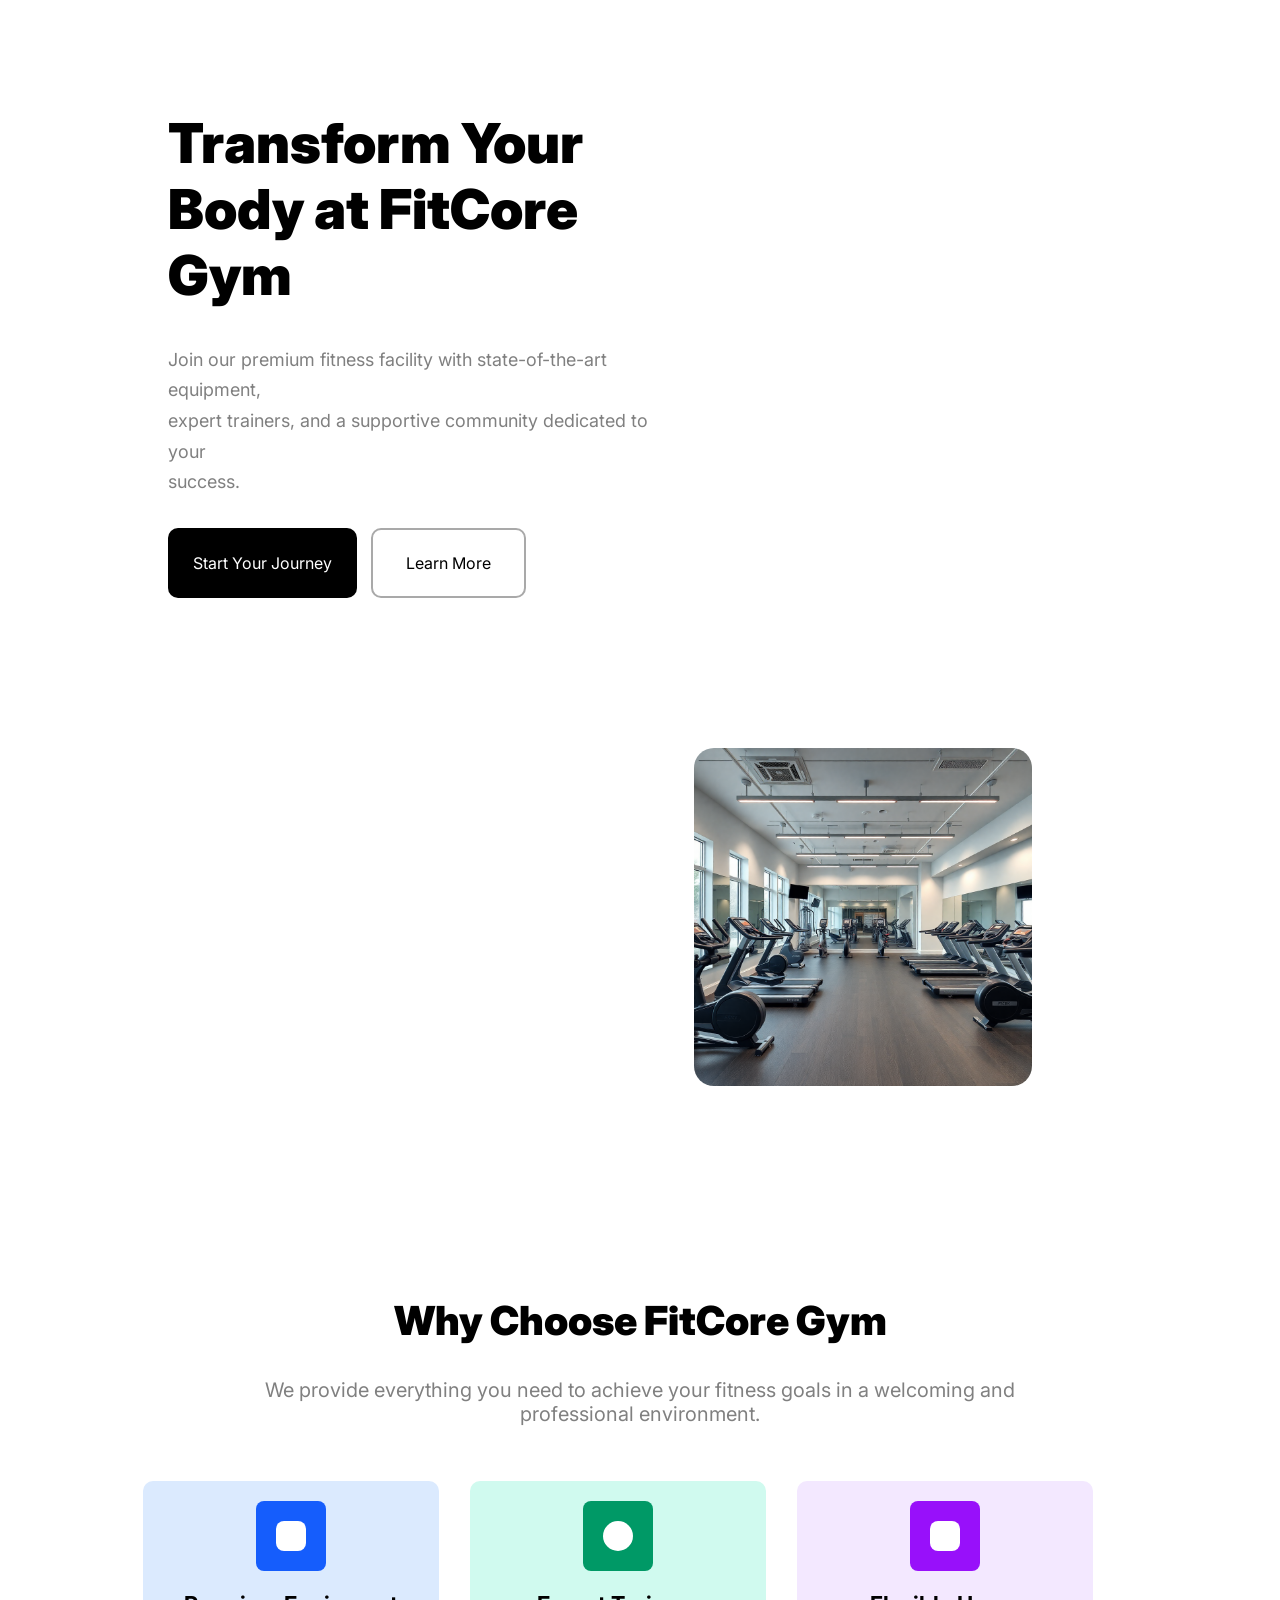
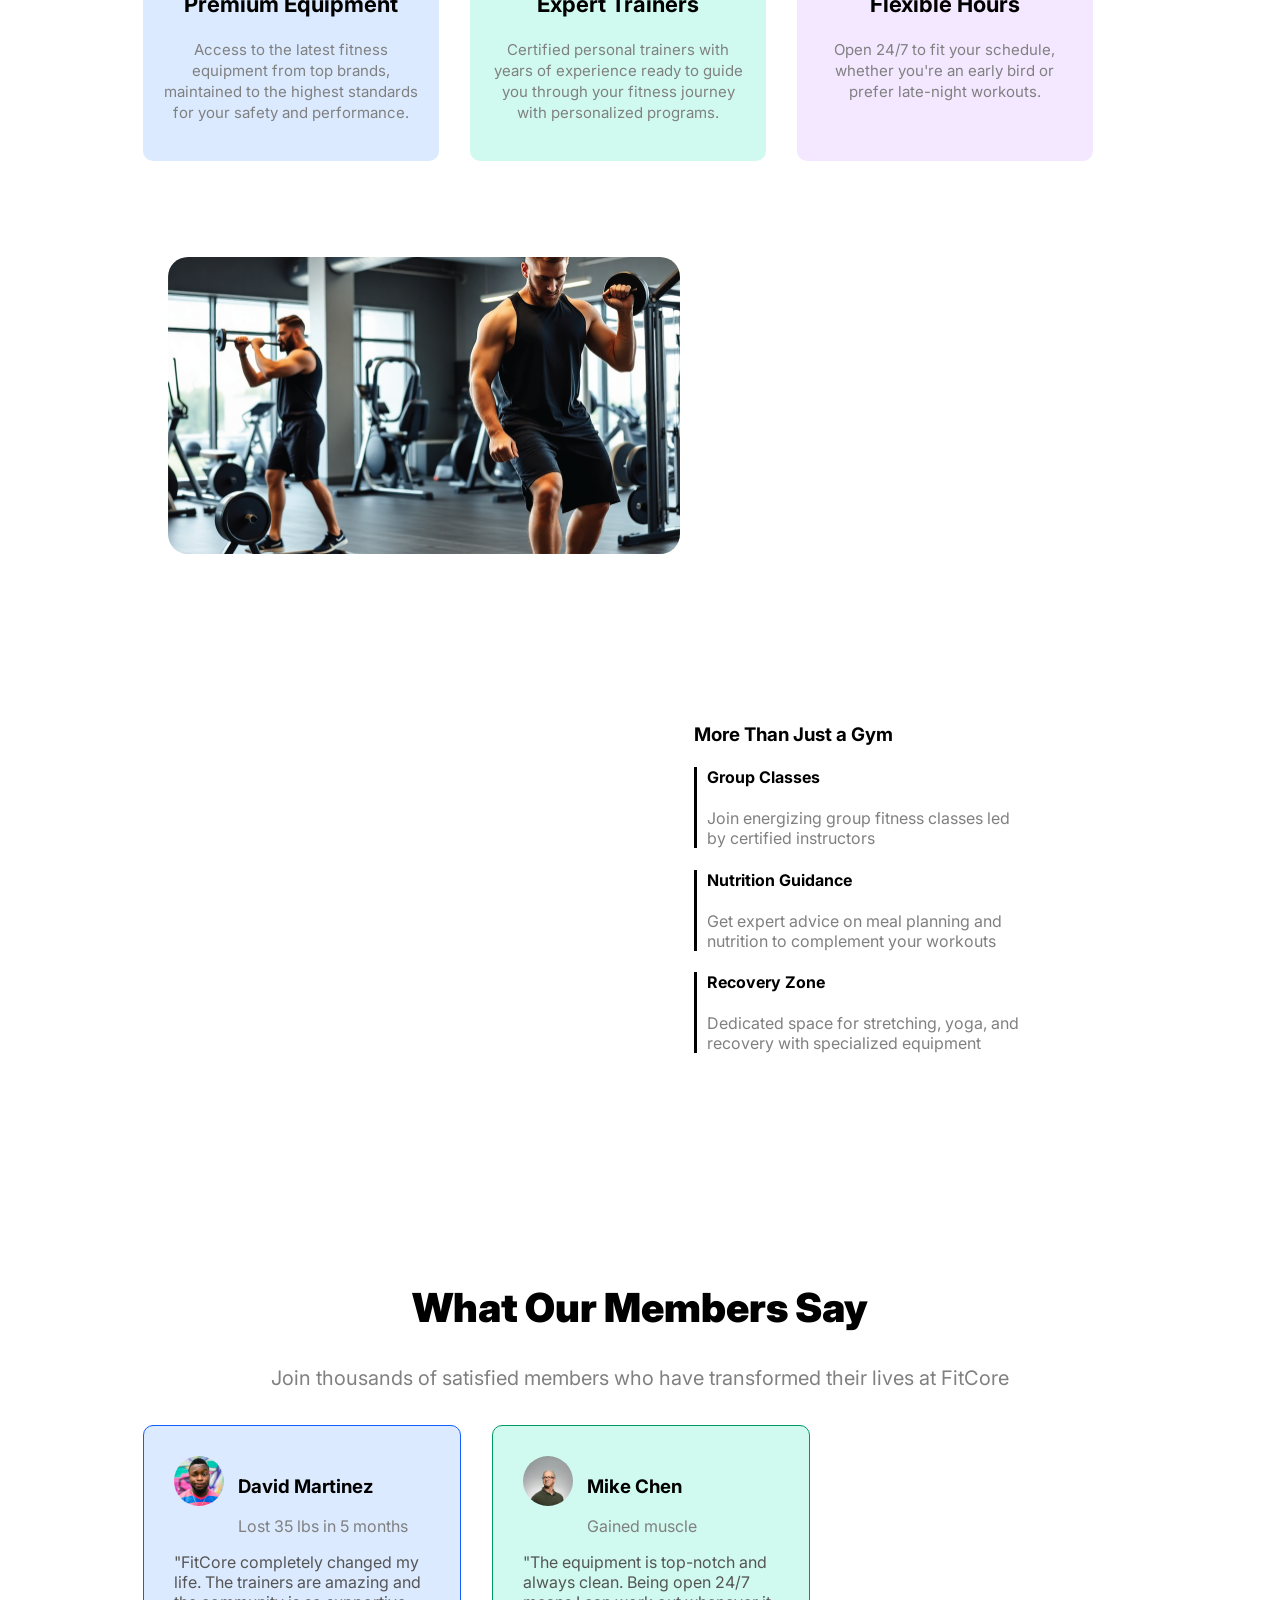
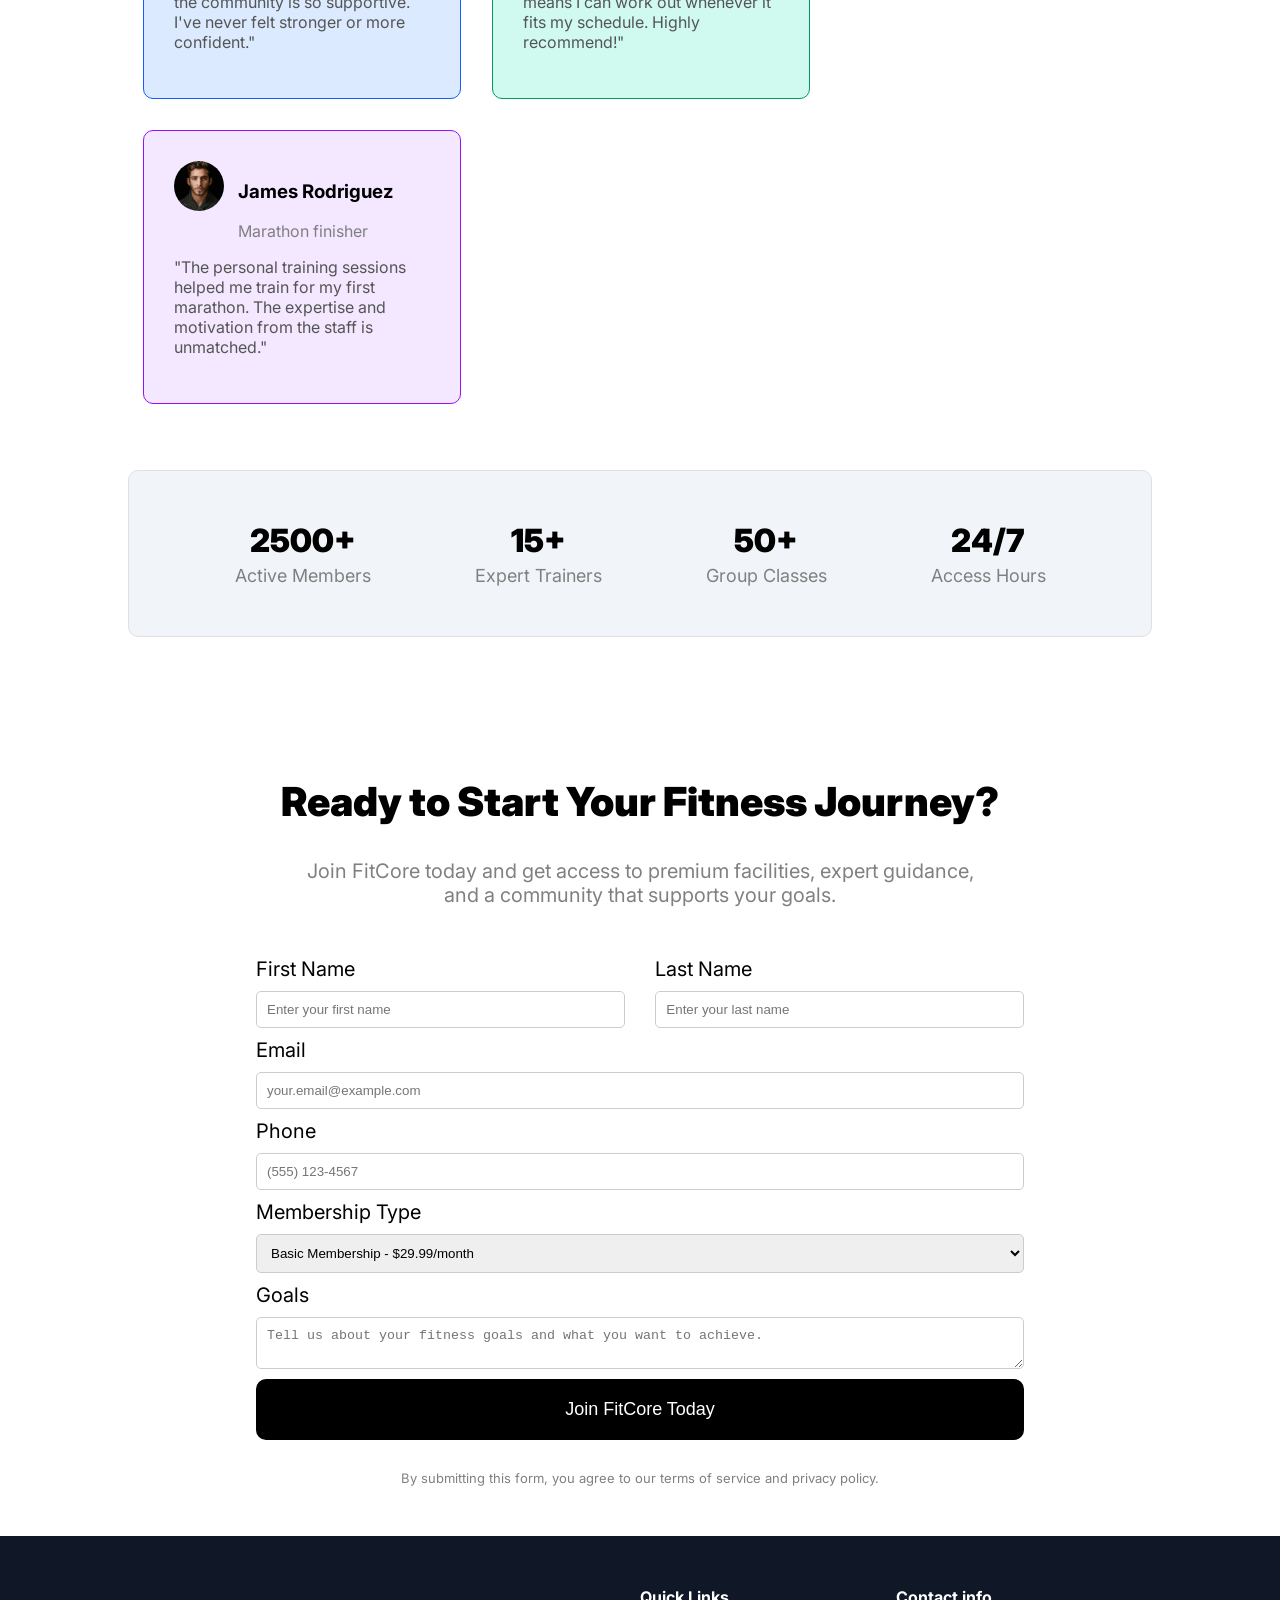
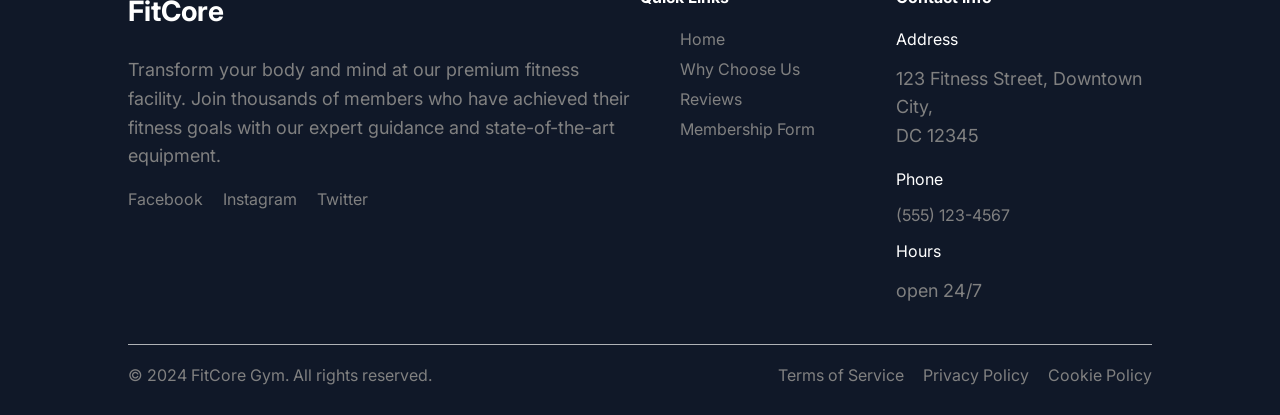
<file: fit-core-gym/index.html>
<html>
<head>
    <title>FitCore Gym</title>
    <link rel="stylesheet" href="style.css">
    <link href="https://fonts.googleapis.com/css2?family=Inter&display=swap" rel="stylesheet">
</head>

<body>

<!-- Hero Section -->

<div class="container">
    
    <div class="left">
        <h1>Transform Your<br>Body at FitCore<br>Gym</h1>
        <p>Join our premium fitness facility with state-of-the-art equipment,<br> expert trainers, and a supportive community dedicated to your<br>success.</p>

        <div class="buttons">
            <span class="button black">Start Your Journey</span>
            <span class="button light">Learn More</span>
        </div>
    </div>

    <div class="right">
        <img src="./images/hero-section-img.png" alt="FitCore Gym Preview">
    </div>

    <div class="clear"></div>
</div>

<!-- Why Choose Us Section -->

<div class="container">

    <div class="section-header">
        <h2>Why Choose FitCore Gym</h2>
        <p>We provide everything you need to achieve your fitness goals in a welcoming and<br>professional environment.</p>
    </div>

    <div class="cards">

        <div class="card blue">
            <div class="icon">
                <div class="inner-square"></div>
            </div>
            <h3>Premium Equipment</h3>
            <p>Access to the latest fitness equipment from top brands, maintained to the highest standards for your safety and performance.</p>
        </div>

        <div class="card green">
            <div class="icon">
                <div class="inner-circle"></div>
            </div>
            <h3>Expert Trainers</h3>
            <p>Certified personal trainers with years of experience ready to guide you through your fitness journey with personalized programs.</p>
        </div>

        <div class="card purple">
            <div class="icon">
                <div class="inner-square"></div>
            </div>
            <h3>Flexible Hours </h3>
            <p>Open 24/7 to fit your schedule, whether you're an early bird or prefer late-night workouts.</p>
        </div>

    </div>

</div>

<!-- Choose Us -->
<div class="container">
    <div class="chooseUs">
        <div class="left">
                <img src="./images/why-choose-us.png" alt="FitCore Gym">
        </div>

        <div class="right">
                <h3>More Than Just a Gym</h3>

                <div class="feature">
                    <h4>Group Classes</h4>
                    <p>Join energizing group fitness classes led by certified instructors</p>
                </div>

                <div class="feature">
                    <h4>Nutrition Guidance</h4>
                    <p>Get expert advice on meal planning and nutrition to complement your workouts</p>
                </div>

                <div class="feature">
                    <h4>Recovery Zone</h4>
                    <p>Dedicated space for stretching, yoga, and recovery with specialized equipment</p>
                </div>
        </div>

        <div class="clear"></div>
    </div>
</div>


<!--  TESTIMONIALS  -->
<div class="container">

    <div class="section-header">
        <h2>What Our Members Say</h2>
        <p>Join thousands of satisfied members who have transformed their lives at FitCore</p>
    </div>

    <div class="testimonials">

    <!-- card 1 -->
    <div class="testimonial-card blue">
        
        <div class="top">
            <div class="img">
                <img src="./images/avatar-1.jpg" alt="David Martinez">
            </div>

            <div class="info">
                <h3>David Martinez</h3>
                <p>Lost 35 lbs in 5 months</p>
            </div>

            <div class="clear"></div>
        </div>
        <p class="review">
            "FitCore completely changed my life. The trainers are amazing and the community is so supportive. I've never felt stronger or more confident."
        </p>

    </div>

    <!-- card 2 -->
    <div class="testimonial-card green">
        
        <div class="top">
            <div class="img">
                <img src="./images/avatar-2.jpg" alt="Mike Chen">
            </div>

            <div class="info">
                <h3>Mike Chen</h3>
                <p>Gained muscle</p>
            </div>

            <div class="clear"></div>
        </div>
        <p class="review">
            "The equipment is top-notch and always clean. Being open 24/7 means I can work out whenever it fits my schedule. Highly recommend!"
        </p>

    </div>

    <!-- card 3 -->
    <div class="testimonial-card purple">
        
        <div class="top">
            <div class="img">
                <img src="./images/avatar-3.jpg" alt="James Rodriguez">
            </div>

            <div class="info">
                <h3>James Rodriguez</h3>
                <p>Marathon finisher</p>
            </div>

            <div class="clear"></div>
        </div>
        <p class="review">
            "The personal training sessions helped me train for my first marathon. The expertise and motivation from the staff is unmatched."
        </p>

    </div>

    <div class="clear"></div>
</div>

    <!-- stats -->
    <div class="stats">
        <div class="stat">
            <div class="big">2500+</div>
            <div class="small">Active Members</div>
        </div>

        <div class="stat">
            <div class="big">15+</div>
            <div class="small">Expert Trainers</div>
        </div>

        <div class="stat">
            <div class="big">50+</div>
            <div class="small">Group Classes</div>
        </div>

        <div class="stat">
            <div class="big">24/7</div>
            <div class="small">Access Hours</div>
        </div>
    </div>

</div>

<!--  FORM  -->
<div class="container-form">

    <div class="section-header">
        <h2>Ready to Start Your Fitness Journey?</h2>
        <p>Join FitCore today and get access to premium facilities, expert guidance,<br> and a community that supports your goals.</p>
    </div>

    <form>

        <div class="half first">
                <label for="fname">First Name</label>
                <input type="text" id="fname" name="firstName" placeholder="Enter your first name">
        </div>

        <div class="half">
                <label for="lname">Last Name</label>
                <input type="text" id="lname" name="lastName" placeholder="Enter your last name">
        </div>

        <div class="full">
            <label for="email">Email</label>
            <input type="email" id="email" name="email" placeholder="your.email@example.com">
        </div>

        <div class="full">
            <label for="phone">Phone</label>
            <input type="text" id="phone" name="phone" placeholder="(555) 123-4567">
        </div>

        <div class="full">
            <label for="membership">Membership Type</label>
            <select id="membership" name="membership">
                <option>Basic Membership - $29.99/month</option>
                <option>Premium Membership - $49.99/month</option>
                <option>VIP - $79.99/month</option>
            </select>
        </div>
        <div class="full">
            <label for="goals">Goals</label>
            <textarea id="goals" name="goals" placeholder="Tell us about your fitness goals and what you want to achieve."></textarea>
        </div>

        <button>Join FitCore Today</button>
        <p>By submitting this form, you agree to our terms of service and privacy policy.</p>

    </form>

</div>

<!--  FOOTER  -->
<div class="footer">

    <div class="container">

        <div class="f1">
            <h3>FitCore</h3>
            <p>Transform your body and mind at our premium fitness facility. Join thousands of members who have achieved their fitness goals with our expert guidance and state-of-the-art equipment.</p>
            <ul class="social">
                <li><a href="#">Facebook</a></li>
                <li><a href="#">Instagram</a></li>
                <li><a href="#">Twitter</a></li>
            </ul>
        </div>

        <div class="f2">
            <h4>Quick Links</h4>
            <ul class="Quick-links">
                <li><a href="#">Home</a></li>
                <li><a href="#">Why Choose Us</a></li>
                <li><a href="#">Reviews</a></li>
                <li><a href="#">Membership Form</a></li>
            </ul>
        </div>

        <div class="f3">
            <h4>Contact info</h4>
            <p>Address</p>
            <p class="address">123 Fitness Street, Downtown City,<br> DC 12345</p>
            <p>Phone</p>
            <a href="tel:+15551234567" class="phone-link">(555) 123-4567</a>
            <p>Hours</p>
            <p class="hours">open 24/7</p>
        </div>

        <div class="clear"></div>
    </div>

    <div class="container">
        <hr>
            <div class="footer-terms">
                <div class="copyright">© 2024 FitCore Gym. All rights reserved.</div>
                <div class="terms">
                    <a href="#">Terms of Service</a>
                    <a href="#">Privacy Policy</a>
                    <a href="#">Cookie Policy</a>
                </div>
            <div class="clear"></div>
        </div>
    </div>
</div>
</body>
</html>
</file>
<file: fit-core-gym/style.css>
body{
    margin:0;
    font-family: 'Inter', sans-serif;
}

.container{
    width:80%;
    margin:auto;
}

/* Layout  */
.left{
    width:50%;
    float:left;
    margin-top:80px;
    margin-left:40px;
    margin-bottom:50px;
}

.right{
    width:33%;
    float:right;
    padding:20px;
    margin-top:80px;
    margin-right:100px;
    margin-bottom:50px;
}

.clear{
    clear:both;
}

.left h1{
    font-size:55px;
    font-weight:900;
    margin-top:30px;
}

.left p{
    color: grey;
    margin-bottom:30px;
    font-size:18px;
    line-height:1.7;
}

/* hero  */
.right img{
    width:100%;
    border-radius:20px;
}

.button{
    display:inline-block;
    padding:15px 20px;
    margin-right:10px;
    border-radius:10px;
}

.black{
    background:black;
    color:white;
    padding:25px 25px;
}

.light{
    background:white;
    border:2px solid rgb(169, 169, 169);
    padding:23px 33px;
}

/* header  */
.section-header{
    text-align:center;
    margin-top:140px;
}

.section-header h2{
    font-size:40px;
    font-weight:900;
}

.section-header p{
    color:grey;
    margin-top:10px;
    font-size:20px;
}

/*  cards  */
.cards{
    text-align:center;
    margin-top:40px;
}

.card{
    width:25%;
    float:left;
    margin:1.5%;
    padding:20px;
    border-radius:10px;
    min-height:240px;
}

.blue{
    background:#DBEAFE;
}

.green{
    background:#D0FAEF;
}

.purple{
    background:#F3E8FF;
}

.icon{
    width:50px;
    height:50px;
    margin:auto;
    border-radius:8px;
    padding:10px;
}

.blue .icon{
    background-color:#155DFC;
}

.green .icon{
    background-color:#009966;
}

.purple .icon{
    background-color:#9810FA;
}

.inner-square{
    width:30px;
    height:30px;
    background:white;
    margin:auto;
    border-radius:8px;
    margin-top:10px;
}

.inner-circle{
    width:30px;
    height:30px;
    background:white;
    border-radius:50%;
    margin:auto;
    margin-top:10px;
}

.card h3{
    margin-top:20px;
    font-size:22px;
}

.card p{
    color:grey;
    margin-top:10px;
    font-size:15px;
    line-height:1.4;
}

/* choose us */
.chooseUs .left img{
    width:100%;
    border-radius:20px;
}

/*  features  */
.feature{
    border-left:3px solid black;
    padding-left:10px;
    margin-bottom:20px;
}

.feature h3{
    margin:0;
    font-size:22px;
}

.feature p{
    margin:0;
    color:grey;
}

/* testimonials */
.testimonial-card{
    width:25%;
    float:left;
    margin:1.5%;
    padding:30px;
    border-radius:10px;
}
.clear{
    clear:both;
}

.testimonial-card.blue{
    background:#DBEAFE;
    border:1px solid #155DFC;
    
}

.testimonial-card.green{
    background:#D0FAEF;
    border:1px solid #009966;
}

.testimonial-card.purple{
    background:#F3E8FF;
    border:1px solid #9810FA;
}

.top{
    margin-bottom:15px;
}

.img{
    float:left;
    width:20%;
}

.img img{
    width:50px;
    height:50px;
    border-radius:50%;
}

.info{
    float:left;
    width:75%;
    margin-left:5%;
}

.info h4{
    margin:0;
}

.info p{
    margin-bottom:0;
    margin-top:5px;
    color:gray;
}

.review{
    color:#555;
}

.review p{
    margin-top:10px;
    font-size:15px;
    line-height:1.4;
}
.clear{
    clear:both;
}
/* stats */
.stats{
    text-align:center;
    margin-top:50px;
    background:#F1F5F9;
    padding:50px 0;
    border-radius:10px;
    border:1px solid #e0e0e0;
    max-width:1200px;
    margin-left:auto;
    margin-right:auto;
}
.stats .stat{
    display:inline-block;
    margin:0 50px;
}
.stats .stat .big{
    margin:0;
    font-size:32px;
    font-weight:900;
}
.stats .stat .small{
    margin:0;
    color:grey;
    margin-top:5px;
    font-size:18px;
}

/*  form  */
.container-form {
    width:60%;
    margin:auto;
    margin-top:100px;
    font-size:20px;
}

.half{
    width:48%;
    float:left;
    margin-top:30px;
}

.first{
    margin-right:4%;
}

.full{
    clear:both;
}

input, textarea, select{
    width:100%;
    padding:10px;
    margin:10px 0;
    border:1px solid #ccc;
    border-radius:5px;

}

button{
    width:100%;
    padding:20px 40px;
    background:black;
    color:white;
    border-radius:10px;
    border:none;
    font-size:18px;
    margin-bottom:20px;
}

form p{
    text-align:center;
    color:grey;
    margin-top:10px;
    font-size:13px;
}

/*  footer  */
.footer{
    background:#101828;
    color:white;
    margin-top:50px;
    padding:30px 0;
}

.f1{
    width:50%;
    float:left;
}

.f2, .f3{
    width:25%;
    float:left;
}
.clear{
    clear:both;
}
.f1 h3{
    color:white;
    font-size:28px;
}

.f1 p{
    color:grey;
    margin-top:10px;
    font-size:18px;
    line-height:1.6;
}

/* social */
.social{
    margin-top:15px;
    padding:0;
}

.social a{
    display:inline-block;
    color:grey;
    text-decoration:none;
    margin-right:16px;    
}
.social li{
    display:inline-block;
    list-style:none;
}

/* links */
.f2 h4, .f3 h4{
    color:white;
}

.f2 a, .f3 a{
    color:grey;
    text-decoration:none;
    display:block;
    margin-bottom:10px;
}
.f2 li{
    list-style:none;
}
.hours,.address{
    color:grey;
    margin-top:10px;
    font-size:18px;
    line-height:1.6;
}
/* bottom footer */
hr{
    border:0;
    border-top:1px solid #eeeeeeb8;
    margin:20px 0;
}

.copyright{
    float:left;
    color:grey;
}

.terms{
    float:right;
}
.clear{
    clear:both;
}
.terms a{
    margin-left:15px;
    text-decoration:none;
    color:grey;
}
</file>
